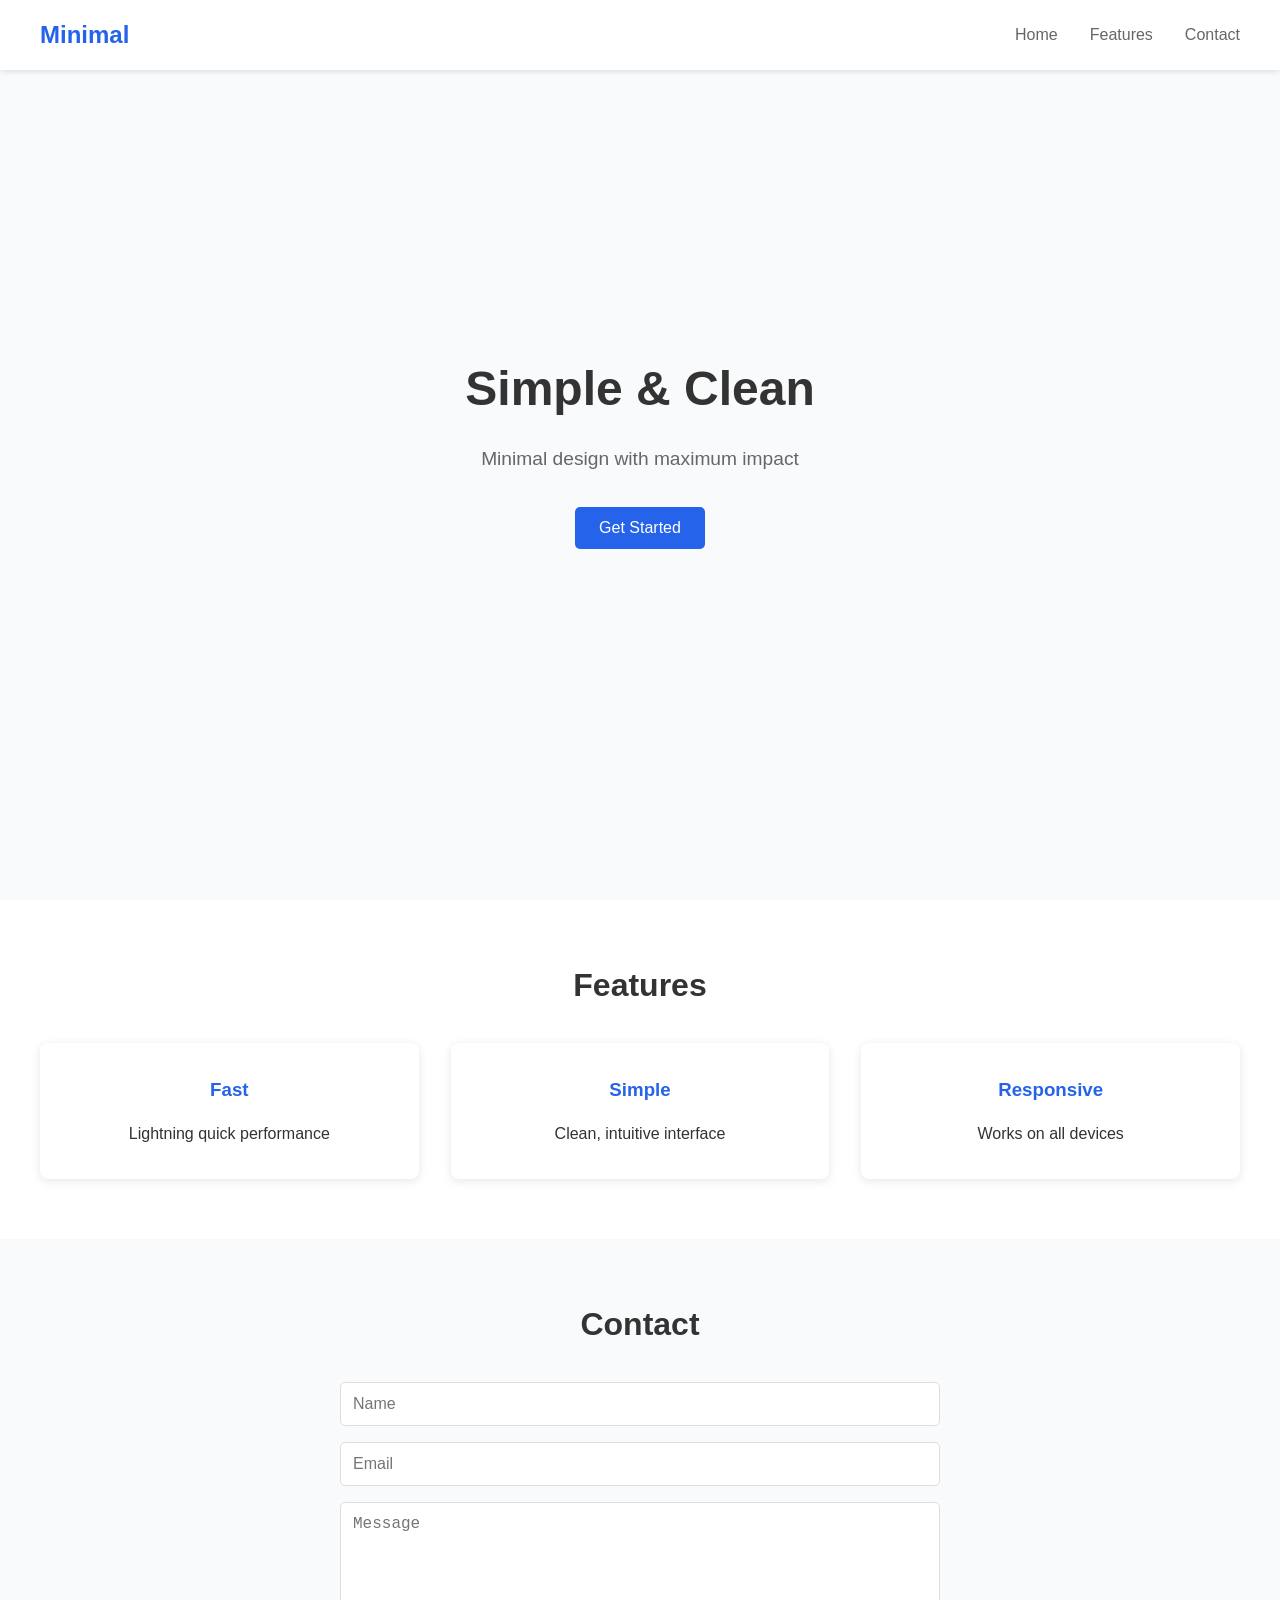
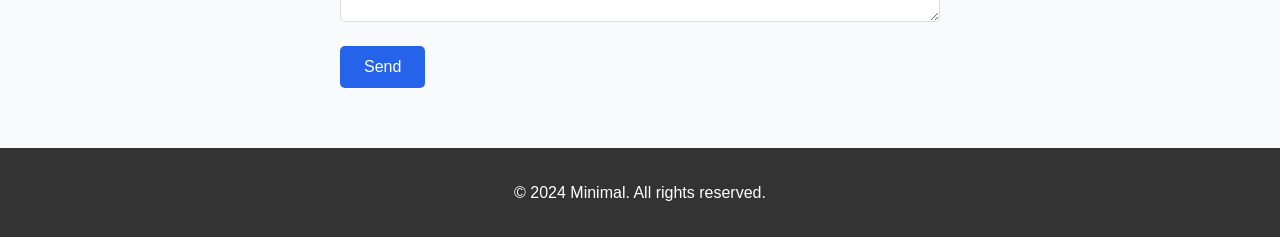
<file: minimal.html>
<!DOCTYPE html>
<html>
<head>
<meta charset="UTF-8">
<meta name="viewport" content="width=device-width, initial-scale=1.0">
<title>Minimal</title>
<style>
*{margin:0;padding:0;box-sizing:border-box}
body{font-family:Arial,sans-serif;line-height:1.6;color:#333}
nav{background:#fff;padding:1rem;position:fixed;width:100%;top:0;box-shadow:0 2px 5px rgba(0,0,0,0.1)}
.nav-container{max-width:1200px;margin:0 auto;display:flex;justify-content:space-between;align-items:center}
.logo{font-size:1.5rem;font-weight:bold;color:#2563eb}
.nav-links{display:flex;list-style:none;gap:2rem}
.nav-links a{text-decoration:none;color:#666;transition:color 0.3s}
.nav-links a:hover{color:#2563eb}
.hero{min-height:100vh;display:flex;align-items:center;background:#f8fafc;padding:100px 0}
.hero-content{text-align:center;max-width:800px;margin:0 auto;padding:0 20px}
.hero h1{font-size:3rem;margin-bottom:1rem}
.hero p{font-size:1.2rem;color:#666;margin-bottom:2rem}
.btn{background:#2563eb;color:#fff;padding:12px 24px;border:none;border-radius:5px;cursor:pointer;font-size:1rem;transition:background 0.3s}
.btn:hover{background:#1d4ed8}
section{padding:60px 20px}
.container{max-width:1200px;margin:0 auto}
h2{text-align:center;font-size:2rem;margin-bottom:2rem}
.features{display:grid;grid-template-columns:repeat(auto-fit,minmax(300px,1fr));gap:2rem}
.feature{background:#fff;padding:2rem;border-radius:8px;box-shadow:0 2px 10px rgba(0,0,0,0.1);text-align:center}
.feature h3{margin-bottom:1rem;color:#2563eb}
.contact{background:#f8fafc}
.contact-form{max-width:600px;margin:0 auto}
.form-group{margin-bottom:1rem}
.form-group input,.form-group textarea{width:100%;padding:12px;border:1px solid #ddd;border-radius:5px;font-size:1rem}
.form-group textarea{min-height:120px;resize:vertical}
footer{background:#333;color:#fff;text-align:center;padding:2rem}
@media(max-width:768px){.nav-links{display:none}.hero h1{font-size:2rem}.features{grid-template-columns:1fr}}
</style>
</head>
<body>
<nav>
<div class="nav-container">
<div class="logo">Minimal</div>
<ul class="nav-links">
<li><a href="#home">Home</a></li>
<li><a href="#features">Features</a></li>
<li><a href="#contact">Contact</a></li>
</ul>
</div>
</nav>

<section id="home" class="hero">
<div class="hero-content">
<h1>Simple & Clean</h1>
<p>Minimal design with maximum impact</p>
<button class="btn">Get Started</button>
</div>
</section>

<section id="features">
<div class="container">
<h2>Features</h2>
<div class="features">
<div class="feature">
<h3>Fast</h3>
<p>Lightning quick performance</p>
</div>
<div class="feature">
<h3>Simple</h3>
<p>Clean, intuitive interface</p>
</div>
<div class="feature">
<h3>Responsive</h3>
<p>Works on all devices</p>
</div>
</div>
</div>
</section>

<section id="contact" class="contact">
<div class="container">
<h2>Contact</h2>
<form class="contact-form">
<div class="form-group">
<input type="text" placeholder="Name" required>
</div>
<div class="form-group">
<input type="email" placeholder="Email" required>
</div>
<div class="form-group">
<textarea placeholder="Message" required></textarea>
</div>
<button type="submit" class="btn">Send</button>
</form>
</div>
</section>

<footer>
<p>&copy; 2024 Minimal. All rights reserved.</p>
</footer>
</body>
</html>
</file>
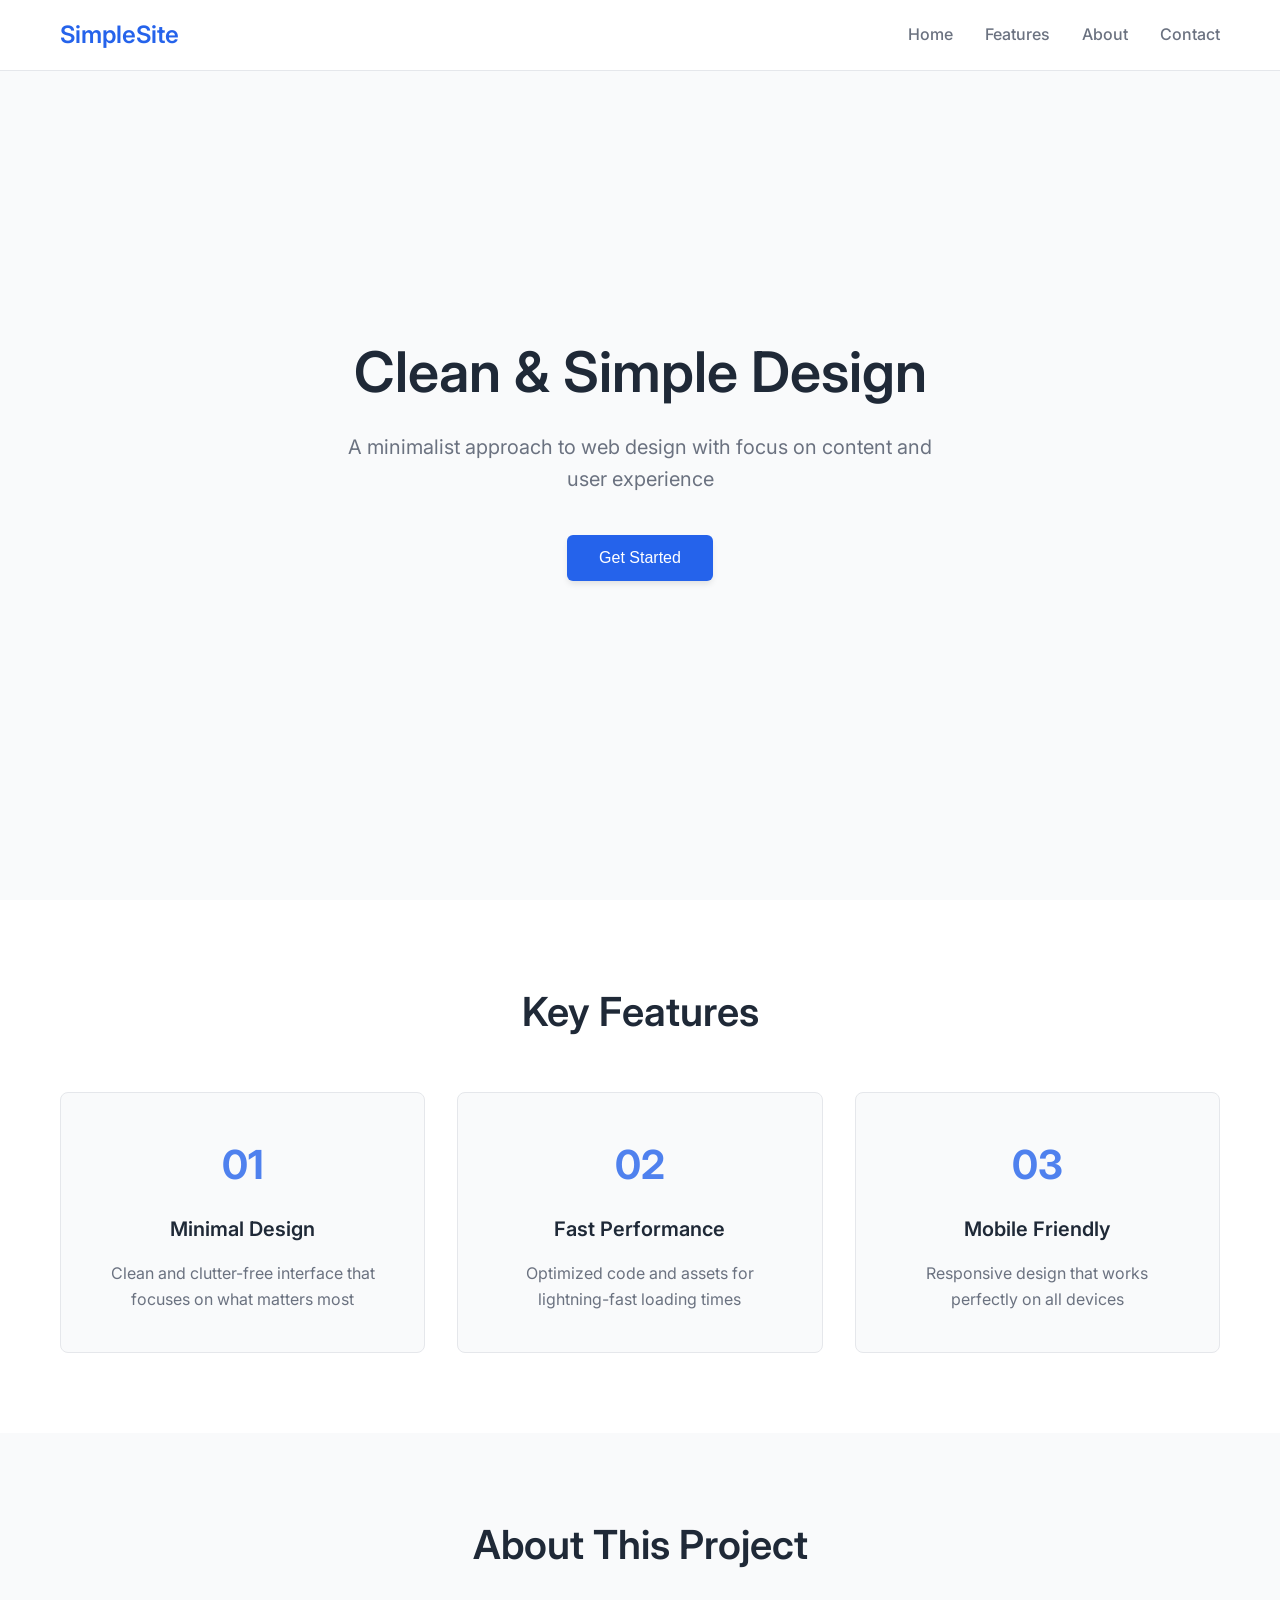
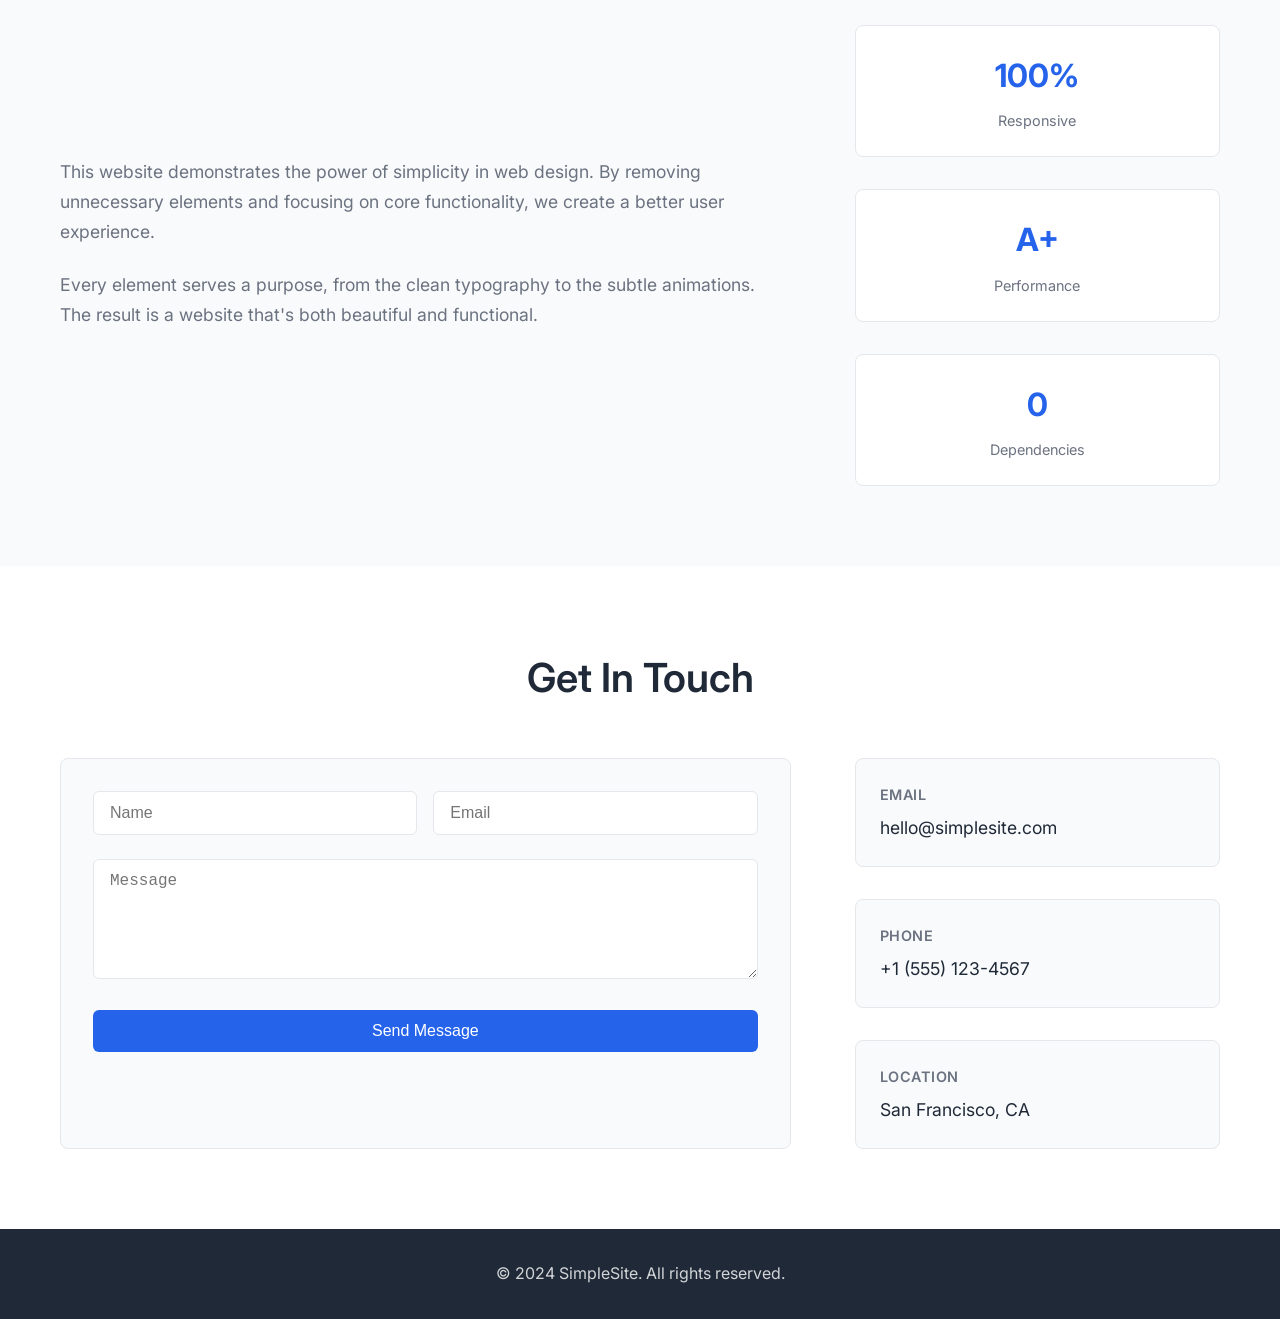
<file: simple.html>
<!DOCTYPE html>
<html lang="en">
<head>
    <meta charset="UTF-8">
    <meta name="viewport" content="width=device-width, initial-scale=1.0">
    <title>Simple Website</title>
    <link rel="stylesheet" href="simple-styles.css">
    <link href="https://fonts.googleapis.com/css2?family=Inter:wght@300;400;500;600&display=swap" rel="stylesheet">
</head>
<body>
    <!-- Navigation -->
    <header class="header">
        <nav class="navbar">
            <div class="nav-container">
                <div class="nav-logo">
                    <h2>SimpleSite</h2>
                </div>
                <ul class="nav-menu">
                    <li class="nav-item">
                        <a href="#home" class="nav-link">Home</a>
                    </li>
                    <li class="nav-item">
                        <a href="#features" class="nav-link">Features</a>
                    </li>
                    <li class="nav-item">
                        <a href="#about" class="nav-link">About</a>
                    </li>
                    <li class="nav-item">
                        <a href="#contact" class="nav-link">Contact</a>
                    </li>
                </ul>
                <div class="hamburger">
                    <span class="bar"></span>
                    <span class="bar"></span>
                    <span class="bar"></span>
                </div>
            </div>
        </nav>
    </header>

    <main>
        <!-- Hero Section -->
        <section id="home" class="hero">
            <div class="hero-container">
                <div class="hero-content">
                    <h1 class="hero-title">Clean & Simple Design</h1>
                    <p class="hero-subtitle">A minimalist approach to web design with focus on content and user experience</p>
                    <button class="hero-btn">Get Started</button>
                </div>
            </div>
        </section>

        <!-- Features Section -->
        <section id="features" class="features">
            <div class="container">
                <h2 class="section-title">Key Features</h2>
                <div class="features-grid">
                    <div class="feature-card">
                        <div class="feature-number">01</div>
                        <h3>Minimal Design</h3>
                        <p>Clean and clutter-free interface that focuses on what matters most</p>
                    </div>
                    <div class="feature-card">
                        <div class="feature-number">02</div>
                        <h3>Fast Performance</h3>
                        <p>Optimized code and assets for lightning-fast loading times</p>
                    </div>
                    <div class="feature-card">
                        <div class="feature-number">03</div>
                        <h3>Mobile Friendly</h3>
                        <p>Responsive design that works perfectly on all devices</p>
                    </div>
                </div>
            </div>
        </section>

        <!-- About Section -->
        <section id="about" class="about">
            <div class="container">
                <h2 class="section-title">About This Project</h2>
                <div class="about-content">
                    <div class="about-text">
                        <p>This website demonstrates the power of simplicity in web design. By removing unnecessary elements and focusing on core functionality, we create a better user experience.</p>
                        <p>Every element serves a purpose, from the clean typography to the subtle animations. The result is a website that's both beautiful and functional.</p>
                    </div>
                    <div class="about-stats">
                        <div class="stat">
                            <div class="stat-number">100%</div>
                            <div class="stat-label">Responsive</div>
                        </div>
                        <div class="stat">
                            <div class="stat-number">A+</div>
                            <div class="stat-label">Performance</div>
                        </div>
                        <div class="stat">
                            <div class="stat-number">0</div>
                            <div class="stat-label">Dependencies</div>
                        </div>
                    </div>
                </div>
            </div>
        </section>

        <!-- Contact Section -->
        <section id="contact" class="contact">
            <div class="container">
                <h2 class="section-title">Get In Touch</h2>
                <div class="contact-content">
                    <form class="contact-form">
                        <div class="form-row">
                            <div class="form-group">
                                <input type="text" placeholder="Name" required>
                            </div>
                            <div class="form-group">
                                <input type="email" placeholder="Email" required>
                            </div>
                        </div>
                        <div class="form-group">
                            <textarea placeholder="Message" rows="5" required></textarea>
                        </div>
                        <button type="submit" class="submit-btn">Send Message</button>
                    </form>
                    <div class="contact-info">
                        <div class="contact-item">
                            <h3>Email</h3>
                            <p>hello@simplesite.com</p>
                        </div>
                        <div class="contact-item">
                            <h3>Phone</h3>
                            <p>+1 (555) 123-4567</p>
                        </div>
                        <div class="contact-item">
                            <h3>Location</h3>
                            <p>San Francisco, CA</p>
                        </div>
                    </div>
                </div>
            </div>
        </section>
    </main>

    <!-- Footer -->
    <footer class="footer">
        <div class="container">
            <p>&copy; 2024 SimpleSite. All rights reserved.</p>
        </div>
    </footer>

    <script>
        const hamburger = document.querySelector('.hamburger');
        const navMenu = document.querySelector('.nav-menu');

        hamburger.addEventListener('click', () => {
            hamburger.classList.toggle('active');
            navMenu.classList.toggle('active');
        });

        document.querySelectorAll('.nav-link').forEach(n => n.addEventListener('click', () => {
            hamburger.classList.remove('active');
            navMenu.classList.remove('active');
        }));

        // Smooth scrolling
        document.querySelectorAll('a[href^="#"]').forEach(anchor => {
            anchor.addEventListener('click', function (e) {
                e.preventDefault();
                document.querySelector(this.getAttribute('href')).scrollIntoView({
                    behavior: 'smooth'
                });
            });
        });
    </script>
</body>
</html>
</file>
<file: simple-styles.css>
/* Reset and Base Styles */
* {
    margin: 0;
    padding: 0;
    box-sizing: border-box;
}

:root {
    --primary-color: #2563eb;
    --text-primary: #1f2937;
    --text-secondary: #6b7280;
    --text-light: #9ca3af;
    --bg-primary: #ffffff;
    --bg-secondary: #f9fafb;
    --bg-tertiary: #f3f4f6;
    --border-color: #e5e7eb;
    --shadow-sm: 0 1px 2px 0 rgb(0 0 0 / 0.05);
    --shadow-md: 0 4px 6px -1px rgb(0 0 0 / 0.1);
    --shadow-lg: 0 10px 15px -3px rgb(0 0 0 / 0.1);
}

body {
    font-family: 'Inter', -apple-system, BlinkMacSystemFont, 'Segoe UI', sans-serif;
    line-height: 1.6;
    color: var(--text-primary);
    background-color: var(--bg-primary);
}

.container {
    max-width: 1200px;
    margin: 0 auto;
    padding: 0 20px;
}

/* Navigation */
.header {
    position: fixed;
    top: 0;
    width: 100%;
    background: rgba(255, 255, 255, 0.95);
    backdrop-filter: blur(10px);
    border-bottom: 1px solid var(--border-color);
    z-index: 1000;
}

.navbar {
    padding: 1rem 0;
}

.nav-container {
    max-width: 1200px;
    margin: 0 auto;
    padding: 0 20px;
    display: flex;
    justify-content: space-between;
    align-items: center;
}

.nav-logo h2 {
    color: var(--primary-color);
    font-size: 1.5rem;
    font-weight: 600;
}

.nav-menu {
    display: flex;
    list-style: none;
    gap: 2rem;
}

.nav-link {
    text-decoration: none;
    color: var(--text-secondary);
    font-weight: 500;
    transition: color 0.3s ease;
}

.nav-link:hover {
    color: var(--primary-color);
}

.hamburger {
    display: none;
    flex-direction: column;
    cursor: pointer;
}

.bar {
    width: 25px;
    height: 3px;
    background: var(--text-primary);
    margin: 3px 0;
    transition: 0.3s;
}

/* Hero Section */
.hero {
    min-height: 100vh;
    display: flex;
    align-items: center;
    background: var(--bg-secondary);
    padding: 100px 0 80px;
}

.hero-container {
    max-width: 1200px;
    margin: 0 auto;
    padding: 0 20px;
    text-align: center;
}

.hero-title {
    font-size: 3.5rem;
    font-weight: 600;
    line-height: 1.2;
    margin-bottom: 1.5rem;
    color: var(--text-primary);
}

.hero-subtitle {
    font-size: 1.25rem;
    color: var(--text-secondary);
    margin-bottom: 2.5rem;
    max-width: 600px;
    margin-left: auto;
    margin-right: auto;
}

.hero-btn {
    background: var(--primary-color);
    color: white;
    border: none;
    padding: 14px 32px;
    font-size: 1rem;
    font-weight: 500;
    border-radius: 6px;
    cursor: pointer;
    transition: all 0.3s ease;
    box-shadow: var(--shadow-md);
}

.hero-btn:hover {
    background: #1d4ed8;
    transform: translateY(-2px);
    box-shadow: var(--shadow-lg);
}

/* Section Styles */
section {
    padding: 80px 0;
}

.section-title {
    font-size: 2.5rem;
    font-weight: 600;
    text-align: center;
    margin-bottom: 3rem;
    color: var(--text-primary);
}

/* Features Section */
.features {
    background: var(--bg-primary);
}

.features-grid {
    display: grid;
    grid-template-columns: repeat(auto-fit, minmax(300px, 1fr));
    gap: 2rem;
}

.feature-card {
    background: var(--bg-secondary);
    padding: 2.5rem;
    border-radius: 8px;
    text-align: center;
    transition: transform 0.3s ease, box-shadow 0.3s ease;
    border: 1px solid var(--border-color);
}

.feature-card:hover {
    transform: translateY(-4px);
    box-shadow: var(--shadow-md);
}

.feature-number {
    font-size: 2.5rem;
    font-weight: 700;
    color: var(--primary-color);
    margin-bottom: 1rem;
    opacity: 0.8;
}

.feature-card h3 {
    font-size: 1.25rem;
    font-weight: 600;
    margin-bottom: 1rem;
    color: var(--text-primary);
}

.feature-card p {
    color: var(--text-secondary);
    line-height: 1.6;
}

/* About Section */
.about {
    background: var(--bg-secondary);
}

.about-content {
    display: grid;
    grid-template-columns: 2fr 1fr;
    gap: 4rem;
    align-items: center;
}

.about-text p {
    color: var(--text-secondary);
    margin-bottom: 1.5rem;
    line-height: 1.7;
    font-size: 1.1rem;
}

.about-stats {
    display: flex;
    flex-direction: column;
    gap: 2rem;
}

.stat {
    text-align: center;
    padding: 1.5rem;
    background: var(--bg-primary);
    border-radius: 8px;
    border: 1px solid var(--border-color);
}

.stat-number {
    font-size: 2rem;
    font-weight: 700;
    color: var(--primary-color);
    margin-bottom: 0.5rem;
}

.stat-label {
    color: var(--text-secondary);
    font-size: 0.9rem;
}

/* Contact Section */
.contact {
    background: var(--bg-primary);
}

.contact-content {
    display: grid;
    grid-template-columns: 2fr 1fr;
    gap: 4rem;
}

.contact-form {
    background: var(--bg-secondary);
    padding: 2rem;
    border-radius: 8px;
    border: 1px solid var(--border-color);
}

.form-row {
    display: grid;
    grid-template-columns: 1fr 1fr;
    gap: 1rem;
}

.form-group {
    margin-bottom: 1.5rem;
}

.form-group input,
.form-group textarea {
    width: 100%;
    padding: 12px 16px;
    border: 1px solid var(--border-color);
    border-radius: 6px;
    font-size: 1rem;
    transition: border-color 0.3s ease;
    background: var(--bg-primary);
}

.form-group input:focus,
.form-group textarea:focus {
    outline: none;
    border-color: var(--primary-color);
}

.form-group textarea {
    resize: vertical;
    min-height: 120px;
}

.submit-btn {
    background: var(--primary-color);
    color: white;
    border: none;
    padding: 12px 24px;
    font-size: 1rem;
    font-weight: 500;
    border-radius: 6px;
    cursor: pointer;
    transition: all 0.3s ease;
    width: 100%;
}

.submit-btn:hover {
    background: #1d4ed8;
}

.contact-info {
    display: flex;
    flex-direction: column;
    gap: 2rem;
}

.contact-item {
    padding: 1.5rem;
    background: var(--bg-secondary);
    border-radius: 8px;
    border: 1px solid var(--border-color);
}

.contact-item h3 {
    font-size: 0.9rem;
    font-weight: 600;
    margin-bottom: 0.5rem;
    color: var(--text-secondary);
    text-transform: uppercase;
    letter-spacing: 0.5px;
}

.contact-item p {
    color: var(--text-primary);
    font-size: 1.1rem;
}

/* Footer */
.footer {
    background: var(--text-primary);
    color: white;
    text-align: center;
    padding: 2rem 0;
}

.footer p {
    opacity: 0.8;
}

/* Mobile Responsive */
@media screen and (max-width: 768px) {
    .hamburger {
        display: flex;
    }

    .nav-menu {
        position: fixed;
        left: -100%;
        top: 70px;
        flex-direction: column;
        background-color: white;
        width: 100%;
        text-align: center;
        transition: 0.3s;
        box-shadow: var(--shadow-lg);
        padding: 2rem 0;
    }

    .nav-menu.active {
        left: 0;
    }

    .hamburger.active .bar:nth-child(2) {
        opacity: 0;
    }

    .hamburger.active .bar:nth-child(1) {
        transform: translateY(8px) rotate(45deg);
    }

    .hamburger.active .bar:nth-child(3) {
        transform: translateY(-8px) rotate(-45deg);
    }

    .hero-title {
        font-size: 2.5rem;
    }

    .about-content,
    .contact-content {
        grid-template-columns: 1fr;
        gap: 2rem;
    }

    .form-row {
        grid-template-columns: 1fr;
    }

    .about-stats {
        flex-direction: row;
        justify-content: space-around;
    }
}

@media screen and (max-width: 480px) {
    .hero-title {
        font-size: 2rem;
    }

    .section-title {
        font-size: 2rem;
    }

    .features-grid {
        grid-template-columns: 1fr;
    }

    .about-stats {
        flex-direction: column;
    }

    .container {
        padding: 0 15px;
    }

    .nav-container {
        padding: 0 15px;
    }

    .hero-container {
        padding: 0 15px;
    }
}
</file>
